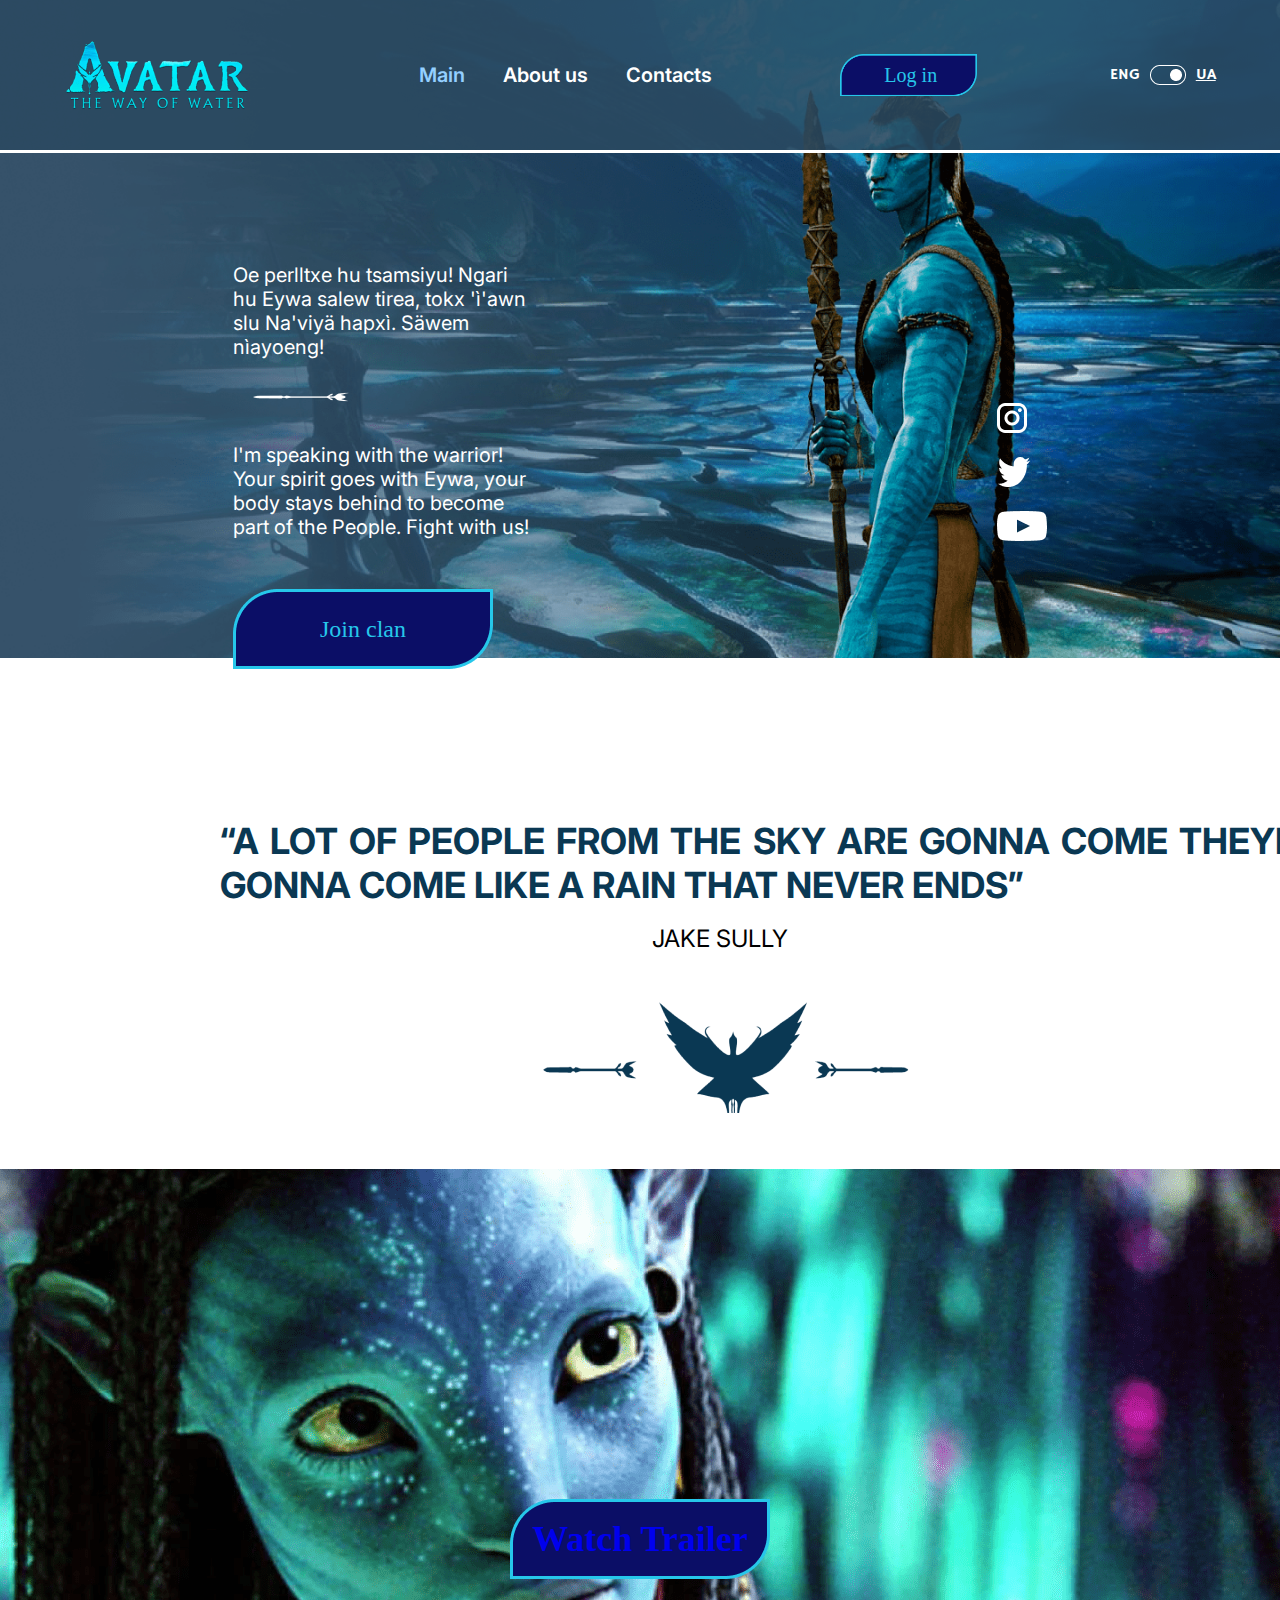
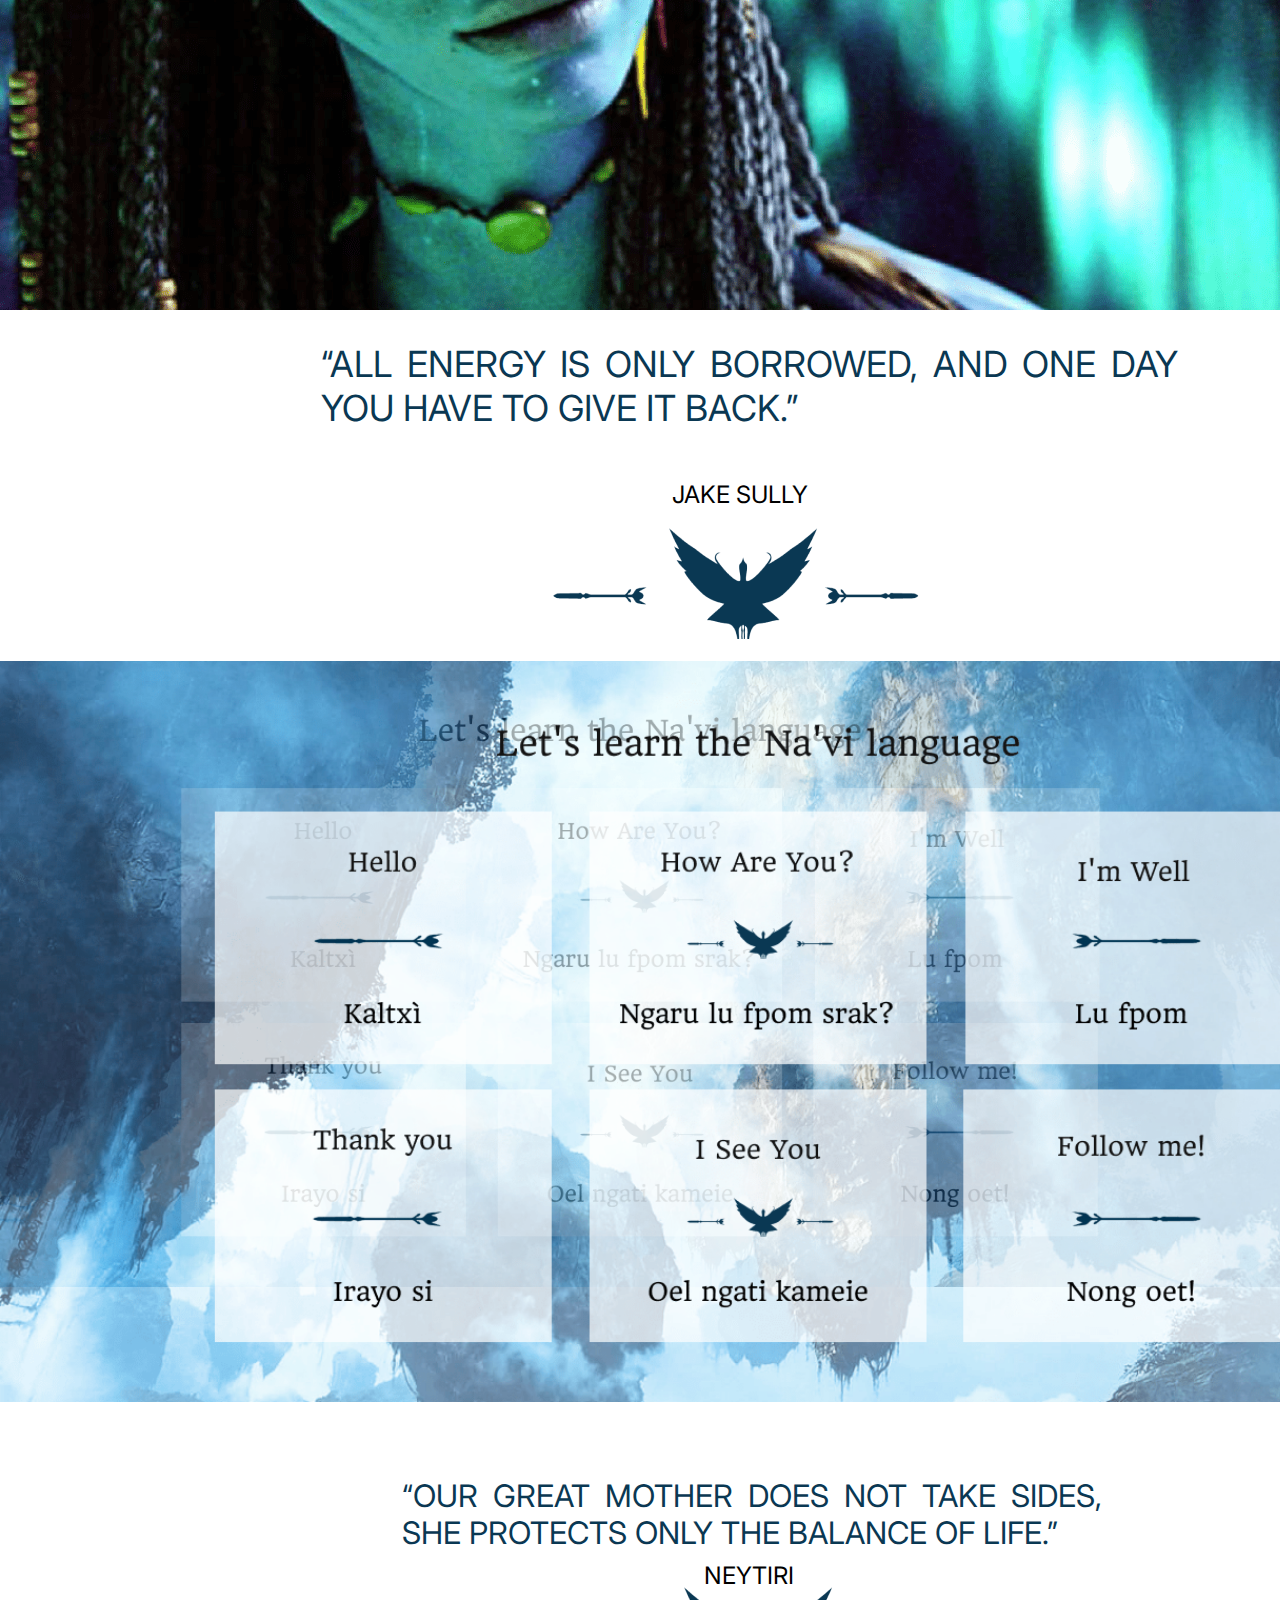
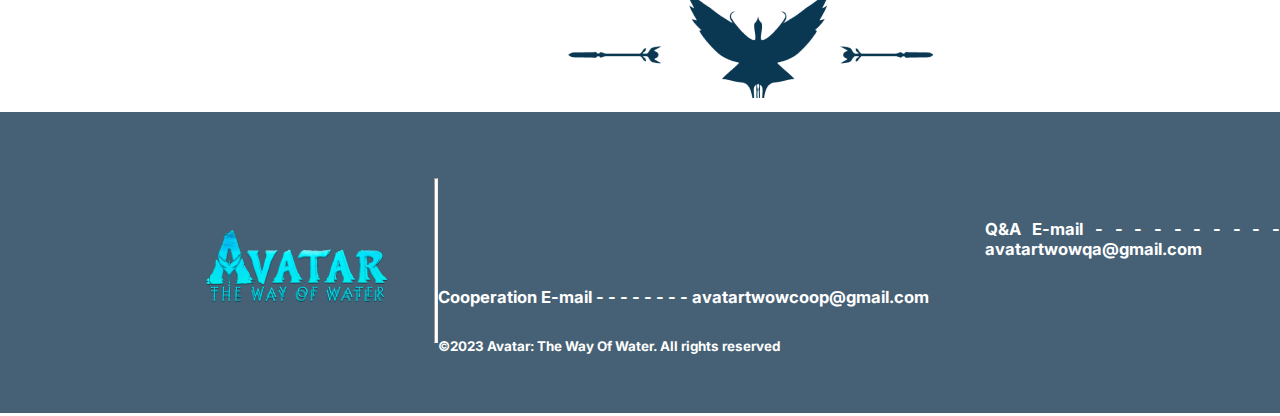
<file: index.html>
<!DOCTYPE html>
<html lang="en">
  <head>
    <meta charset="UTF-8" />
    <meta name="viewport" content="width=device-width, initial-scale=1.0" />
    <link rel="stylesheet" href="style.css" />
    <title>Avatar</title>
    <link rel="preconnect" href="https://fonts.googleapis.com" />
    <link rel="preconnect" href="https://fonts.gstatic.com" crossorigin />
    <link rel="stylesheet" href="indexuk.html" />
    <link
      href="https://fonts.googleapis.com/css2?family=Inter&display=swap"
      rel="stylesheet"
    />
    <link
      href="https://fonts.googleapis.com/css2?family=Hammersmith+One&display=swap"
      rel="stylesheet"
    />
  </head>
  <body>
    <header>
      <img src="src/images/logo-min.png" class="header-logo" />
      <ul class="header-menu">
        <li class="header-li" style="color: #94cfff">Main</li>
        <li class="header-li">About us</li>
        <li class="header-li">Contacts</li>
      </ul>
      <div class="login">Log in</div>
      <div class="switcher">
        <a class="switcher-link">ENG</a>
        <img class="switcher-image" src="src/images/switcher-min.png" />
        <a href="indexuk.html" class="switcher-link">UA</a>
      </div>
    </header>
    <main>
      <section class="section1">
        <div class="section1-text">
          <p class="section1-p">
            Oe perlltxe hu tsamsiyu! Ngari hu Eywa salew tirea, tokx 'ì'awn slu
            Na'viyä hapxì. Säwem nìayoeng!
          </p>
          <img src="src/images/white-arrow-min.png" class="section1-arrow" />
          <p class="section1-p">
            I'm speaking with the warrior! Your spirit goes with Eywa, your body
            stays behind to become part of the People. Fight with us!
          </p>
          <div class="section1-button">Join clan</div>
        </div>
        <div class="section1-images">
          <img
            src="src/images/inst-min.png"
            class="section1-social"
            style="width: 30px; height: 30px"
          />
          <img
            src="src/images/twitter-min.png"
            class="section1-social"
            style="width: 34px; height: 30px"
          />
          <img
            src="src/images/youtube-min.png"
            class="section1-social"
            style="width: 50px; height: 30px"
          />
        </div>
      </section>
      <section class="section2">
        <div class="section2-text">
          <h2 class="section2-h2">
            “A LOT OF PEOPLE FROM THE SKY ARE GONNA COME THEYRE GONNA COME LIKE
            A RAIN THAT NEVER ENDS”
          </h2>
        </div>
        <h5 class="section2-h5">JAKE SULLY</h5>
        <img src="src/images/bird-min.png" alt="" class="section2img" />
      </section>
      <section class="section3">
        <div class="login2">
          <a
            class="section3-text"
            href="https://youtu.be/5PSNL1qE6VY?si=oodjwaLb_HHwY-TR"
            ><h2>Watch Trailer</h2></a
          >
        </div>
      </section>
      <section class="section4">
        <div class="section4-text">
          <h2 class="section4-h2">
            “ALL ENERGY IS ONLY BORROWED, AND ONE DAY YOU HAVE TO GIVE IT BACK.”
          </h2>
          <h5 class="section4-h5">JAKE SULLY</h5>
        </div>
        <img src="src/images/bird-min.png" alt="" class="section4-img" />
      </section>
      <section class="section5">
        <img src="src/images/group-min.png" alt="" />
      </section>
      <section class="section6">
        <div class="section6-text">
          <h2 class="section6-h2">
            “OUR GREAT MOTHER DOES NOT TAKE SIDES, SHE PROTECTS ONLY THE BALANCE
            OF LIFE.”
          </h2>
          <h5 class="section6-h5">NEYTIRI</h5>
        </div>
        <img src="src/images/bird-min.png" alt="" class="section6-img" />
      </section>
    </main>
    <footer>
      <img class="footer-img" src="src/images/logo-min.png" alt="" />
      <hr />
      <div class="footer-text">
        <h5 class="footer-h5">
          Q&A E-mail - - - - - - - - - - avatartwowqa@gmail.com
        </h5>
        <h5 class="footer-h52">
          Cooperation E-mail - - - - - - - - avatartwowcoop@gmail.com
        </h5>
        <h6 class="footer-h6">
          ©2023 Avatar: The Way Of Water. All rights reserved
        </h6>
      </div>
    </footer>
  </body>
</html>
</file>
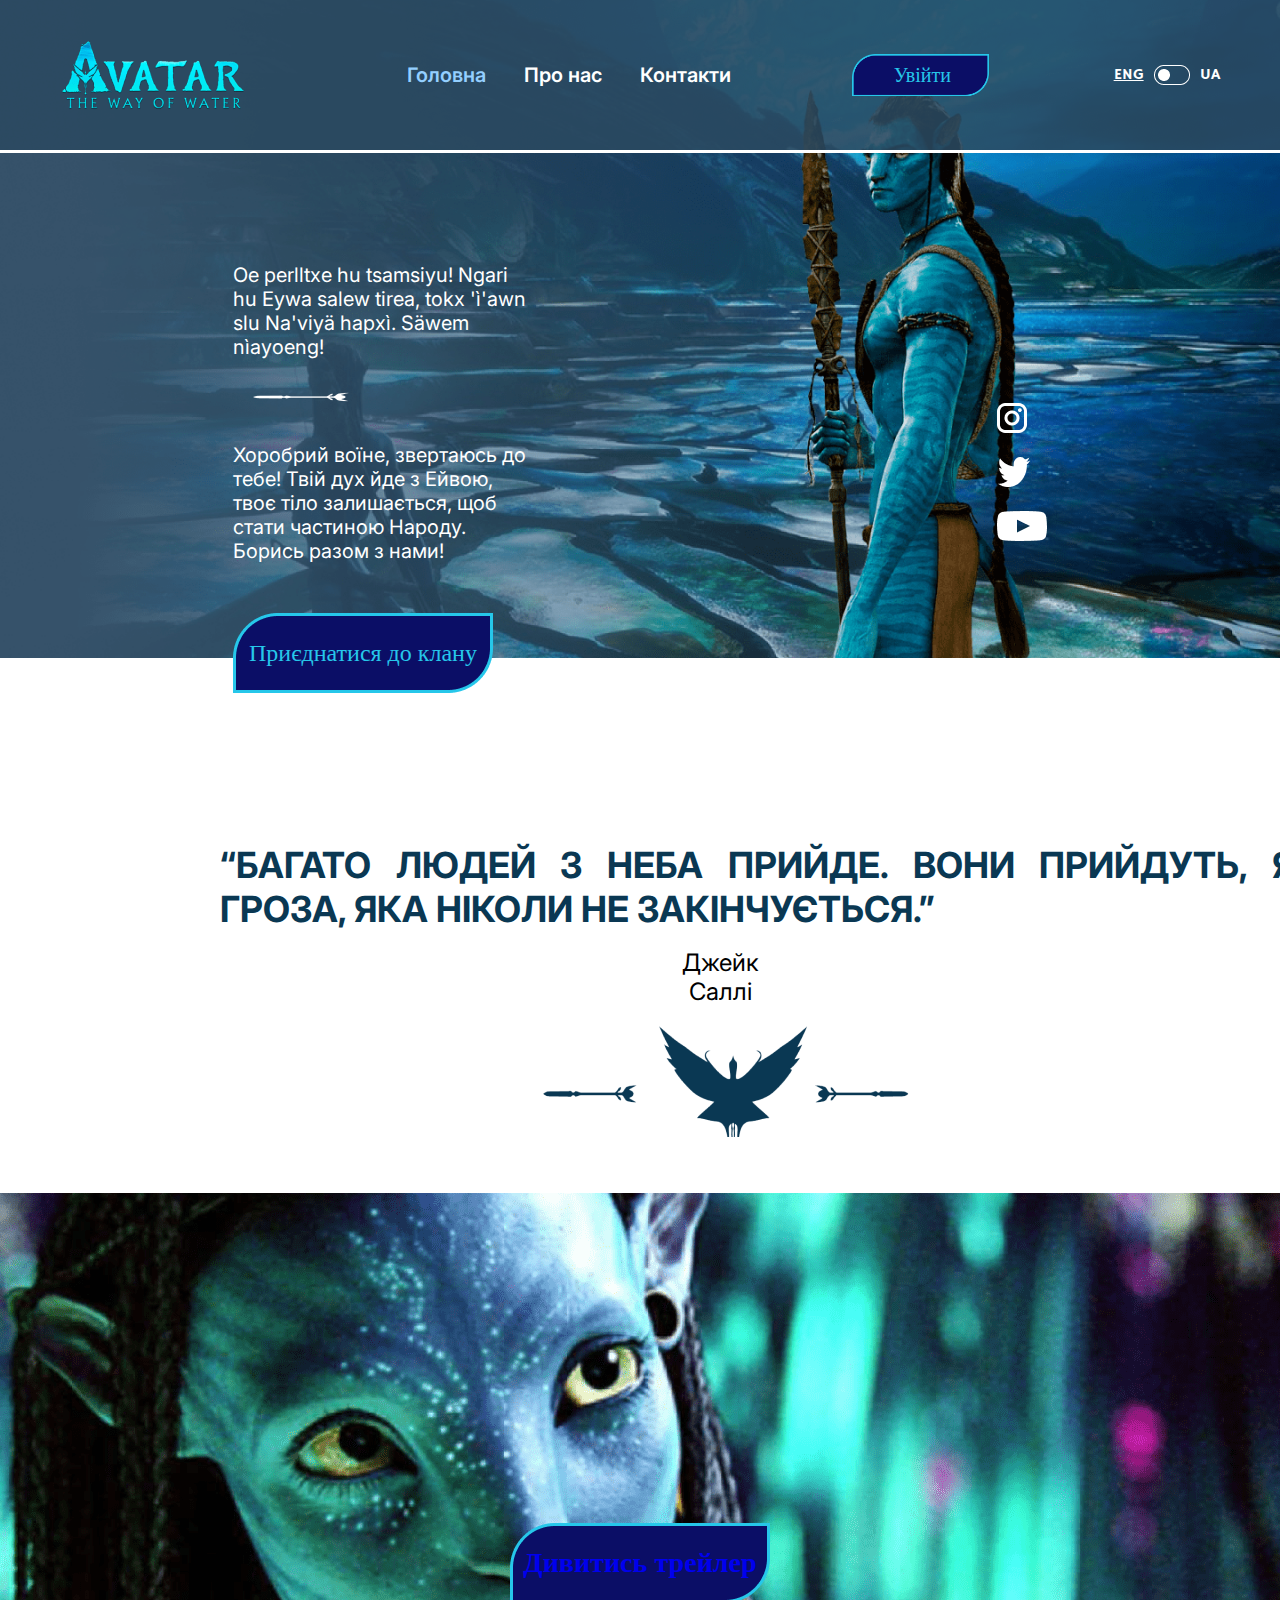
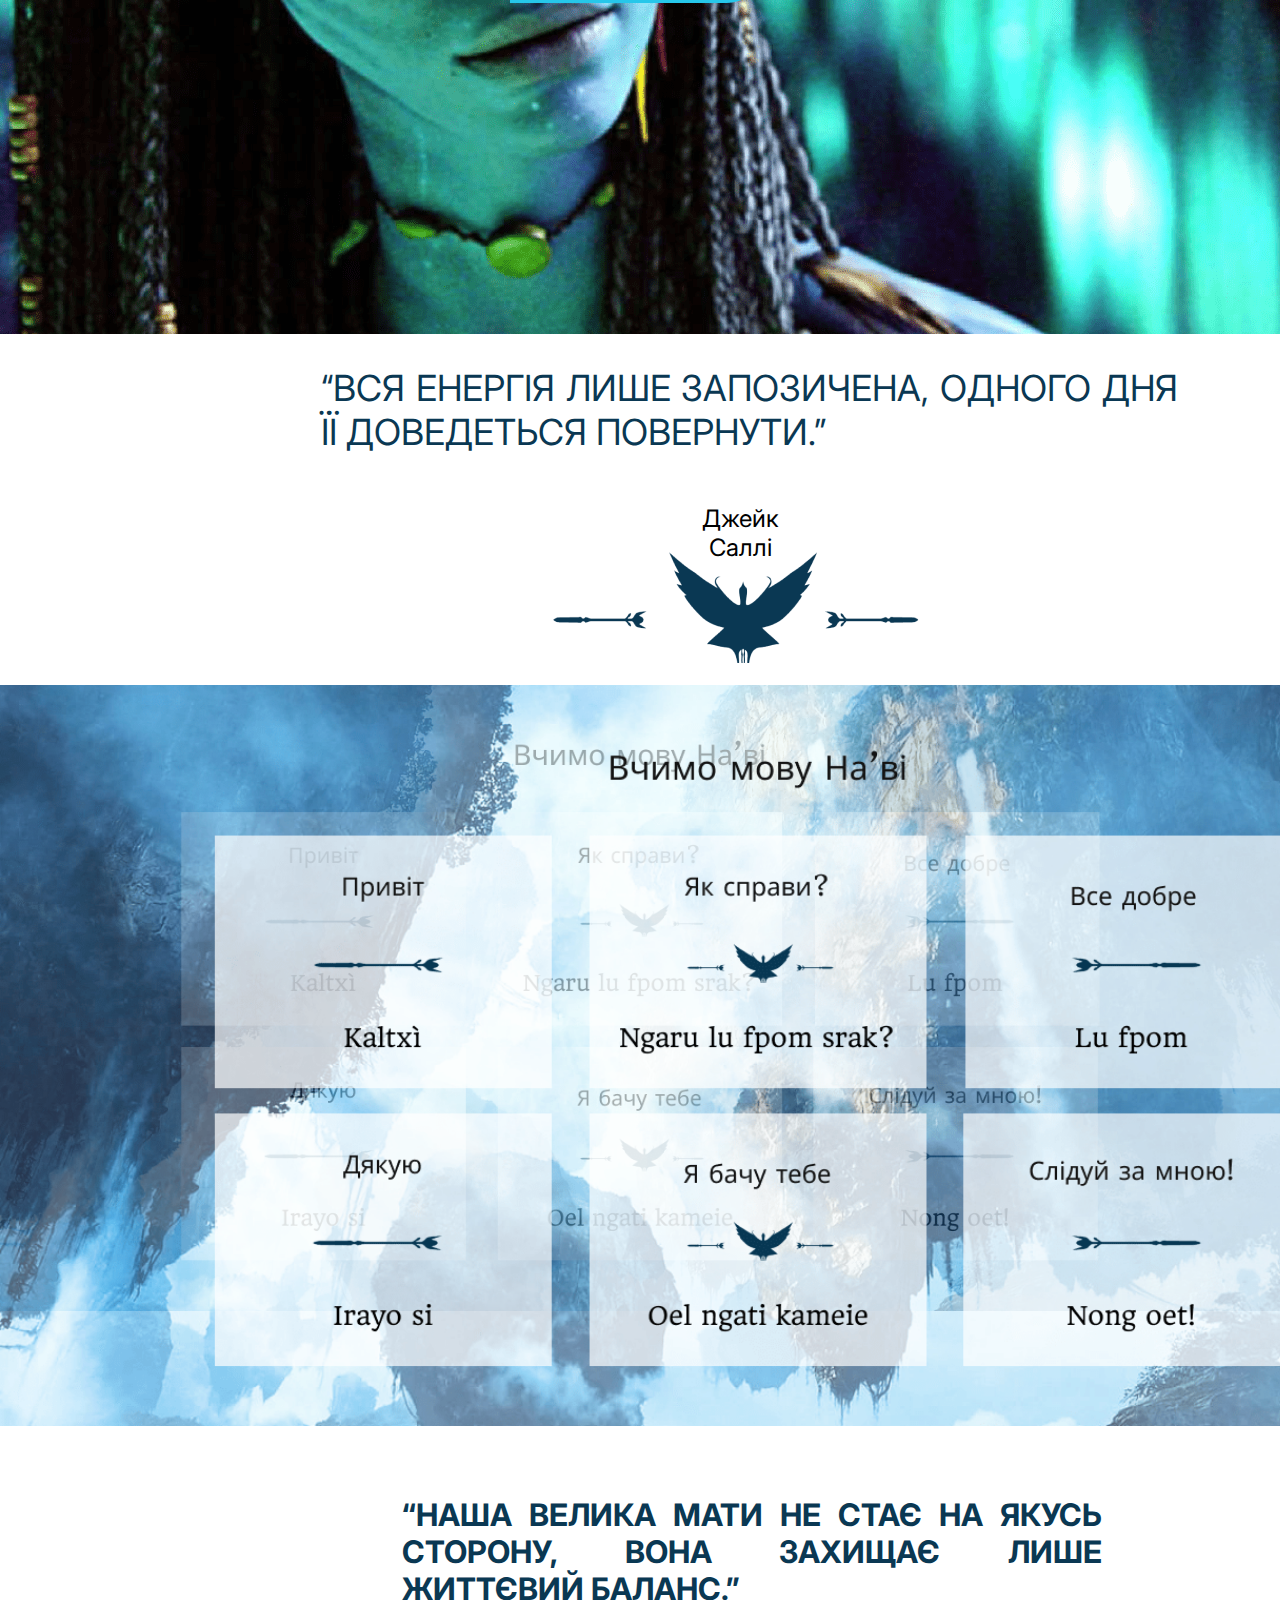
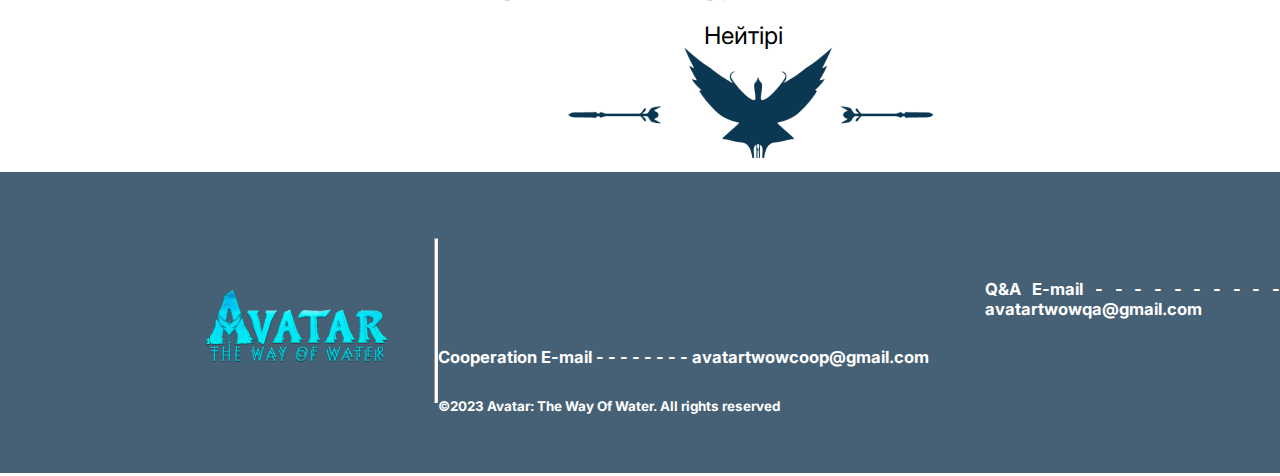
<file: indexuk.html>
<!DOCTYPE html>
<html lang="en">
  <head>
    <meta charset="UTF-8" />
    <meta name="viewport" content="width=device-width, initial-scale=1.0" />
    <link rel="stylesheet" href="styleuk.css" />
    <title>Avatar</title>
    <link rel="preconnect" href="https://fonts.googleapis.com" />
    <link rel="preconnect" href="https://fonts.gstatic.com" crossorigin />
    <link
      href="https://fonts.googleapis.com/css2?family=Inter&display=swap"
      rel="stylesheet"
    />
    <link
      href="https://fonts.googleapis.com/css2?family=Hammersmith+One&display=swap"
      rel="stylesheet"
    />
  </head>
  <body>
    <header>
      <img src="src/images/logo-min.png" class="header-logo" />
      <ul class="header-menu">
        <li class="header-li" style="color: #94cfff">Головна</li>
        <li class="header-li">Про нас</li>
        <li class="header-li">Контакти</li>
      </ul>
      <div class="login">Увійти</div>
      <div class="switcher">
        <a href="index.html" class="switcher-link">ENG</a>
        <img class="switcher-image" src="src/images/switcher2-min.png" />
        <a class="switcher-link">UA</a>
      </div>
    </header>
    <main>
      <section class="section1">
        <div class="section1-text">
          <p class="section1-p">
            Oe perlltxe hu tsamsiyu! Ngari hu Eywa salew tirea, tokx 'ì'awn slu
            Na'viyä hapxì. Säwem nìayoeng!
          </p>
          <img src="src/images/white-arrow-min.png" class="section1-arrow" />
          <p class="section1-p">
            Хоробрий воїне, звертаюсь до тебе! Твій дух йде з Ейвою, твоє тіло
            залишається, щоб стати частиною Народу. Борись разом з нами!
          </p>
          <div class="section1-button">Приєднатися до клану</div>
        </div>
        <div class="section1-images">
          <img
            src="src/images/inst-min.png"
            class="section1-social"
            style="width: 30px; height: 30px"
          />
          <img
            src="src/images/twitter-min.png"
            class="section1-social"
            style="width: 34px; height: 30px"
          />
          <img
            src="src/images/youtube-min.png"
            class="section1-social"
            style="width: 50px; height: 30px"
          />
        </div>
      </section>
      <section class="section2">
        <div class="section2-text">
          <h2 class="section2-h2">
            “БАГАТО ЛЮДЕЙ З НЕБА ПРИЙДЕ. ВОНИ ПРИЙДУТЬ, ЯК ГРОЗА, ЯКА НІКОЛИ НЕ
            ЗАКІНЧУЄТЬСЯ.”
          </h2>
        </div>
        <h5 class="section2-h5">Джейк Саллі</h5>
        <img src="src/images/bird-min.png" alt="" class="section2img" />
      </section>
      <section class="section3">
        <div class="login2">
          <a
            class="section3-text"
            href="https://youtu.be/5PSNL1qE6VY?si=oodjwaLb_HHwY-TR"
            ><h3>Дивитись трейлер</h3></a
          >
        </div>
      </section>
      <section class="section4">
        <div class="section4-text">
          <h2 class="section4-h2">
            “ВСЯ ЕНЕРГІЯ ЛИШЕ ЗАПОЗИЧЕНА, ОДНОГО ДНЯ ЇЇ ДОВЕДЕТЬСЯ ПОВЕРНУТИ.”
          </h2>
          <h5 class="section4-h5">Джейк Саллі</h5>
        </div>
        <img src="src/images/bird-min.png" alt="" class="section4-img" />
      </section>
      <section class="section5">
        <img src="src/images/group 40-min.png" alt="" />
      </section>
      <section class="section6">
        <div class="section6-text">
          <h2 class="section6-h2">
            “НАША ВЕЛИКА МАТИ НЕ СТАЄ НА ЯКУСЬ СТОРОНУ, ВОНА ЗАХИЩАЄ ЛИШЕ
            ЖИТТЄВИЙ БАЛАНС.”
          </h2>
          <h5 class="section6-h5">Нейтірі</h5>
        </div>
        <img src="src/images/bird-min.png" alt="" class="section6-img" />
      </section>
    </main>
    <footer>
      <img class="footer-img" src="src/images/logo-min.png" alt="" />
      <hr />
      <div class="footer-text">
        <h5 class="footer-h5">
          Q&A E-mail - - - - - - - - - - avatartwowqa@gmail.com
        </h5>
        <h5 class="footer-h52">
          Cooperation E-mail - - - - - - - - avatartwowcoop@gmail.com
        </h5>
        <h6 class="footer-h6">
          ©2023 Avatar: The Way Of Water. All rights reserved
        </h6>
      </div>
    </footer>
  </body>
</html>
</file>
<file: style.css>
body {
  margin: 0;
}

.header-li {
  color: #fff;
  font-family: Inter;
  font-size: 20px;
  font-style: normal;
  font-weight: 600;
  line-height: normal;
}

.login {
  color: #26c6ea;
  font-family: HeadlandOne;
  font-size: 20px;
  font-style: normal;
  font-weight: 400;
  line-height: normal;
  background-image: url(src/images/login-min.png);
  background-size: contain;
  background-repeat: no-repeat;
  width: 141px;
  height: 41.694px;
  display: flex;
  align-items: center;
  justify-content: center;
}

.switcher-link {
  color: #fff;
  font-family: Hammersmith One;
  font-size: 16px;
  font-style: normal;
  font-weight: 400;
  line-height: normal;
}

header {
  display: flex;
  width: 100%;
  align-items: center;
  justify-content: space-around;
  padding-top: 39px;
  padding-bottom: 39px;
  border-bottom: 3px solid #fff;
  background: rgba(43, 74, 97, 0.87);
}

body {
  background-image: url(src/images/background1-min.png);
  background-repeat: no-repeat;
  background-size: contain;
}

.header-logo {
  width: 186px;
  height: 72px;
}

.header-menu {
  display: flex;
  list-style: none;
  gap: 38px;
}

.switcher {
  display: flex;
  align-items: center;
  gap: 10px;
}

/* Ñòèë³ äëÿ ïåðøî¿ ñåêö³¿ */
.section1-p {
  color: #fff;
  font-family: Inter;
  font-size: 20px;
  font-style: normal;
  font-weight: 400;
  line-height: normal;
}

.section1-button {
  color: #26c7ea;
  font-family: HeadlandOne;
  font-size: 24px;
  font-style: normal;
  font-weight: 400;
  line-height: normal;
  background-image: url(src/images/login-min.png);
  background-size: contain;
  background-repeat: no-repeat;
  width: 260px;
  height: 80px;
  display: flex;
  align-items: center;
  justify-content: center;
  margin-top: 50px;
}

.section1 {
  display: flex;
  justify-content: space-around;
}

.section1-text {
  width: 298px;
  padding-top: 90px;
  padding-bottom: 120px;
}

.section1-images {
  display: flex;
  flex-direction: column;
  gap: 24px;
  margin-top: 250px;
}
.section2 {
  width: 1440px;
  height: 350px;
  flex-shrink: 0;
  background: #fff;
  justify-content: space-around;
}
.section2-text {
  color: #0a3853;
  text-align: justify;
  font-family: Inter;
  font-size: 26px;
  font-style: normal;
  font-weight: 200px;
  line-height: normal;
}

.section2-h2 {
  width: 1100px;
  height: 44px;
  padding: top 225px;
  padding: left 160px;
  padding-right: 170px;
  margin-left: 220px;
  color: #0a3853;
  text-align: justify;
  font-family: Inter;
  font-size: 36px;
  font-style: normal;
  font-weight: 400px;
  line-height: normal;
  padding-bottom: 21px;
}

.section2-h5 {
  width: 142px;
  height: 29px;
  padding: top 16px;
  padding-left: 649px;
  color: #000;
  text-align: center;
  font-family: Inter;
  font-size: 24px;
  font-style: normal;
  font-weight: 400;
  line-height: normal;
}

.section2img {
  display: flex;
  flex-direction: column;
  margin-top: 8px;
  margin-left: 520px;
}

.section3 {
  width: 100%;
  height: 741px;
  display: flex;
  background-image: url(src/images/background2-min.png);
  background-repeat: no-repeat;
  align-items: center;
  justify-content: center;
}
.section3-text {
  text-decoration: none;
}

.section4 {
  width: 100px;
  height: 350px;
  flex-shrink: 0;
  background: #fff;
  padding-top: 1px;
}
.section4-img {
  display: flex;
  flex-direction: column;
  margin-top: -30px;
  margin-left: 530px;
  background: url(src/images/bird-min.png),
    lightgray -165.746px 331.63px / 187.845% -415.761% no-repeat;
}
.section4-h5 {
  width: 142px;
  height: 29px;
  margin-top: 1px;
  padding-left: 669px;
  color: #000;
  text-align: center;
  font-family: Inter;
  font-size: 24px;
  font-style: normal;
  font-weight: 400;
  line-height: normal;
}
.section4-text {
  color: #0a3853;
  text-align: justify;
  font-family: Inter;
  font-size: 36px;
  font-style: normal;
  font-weight: 400;
  line-height: normal;
}
.section4-h2 {
  width: 857px;
  height: 44px;
  color: #0a3853;
  text-align: justify;
  font-family: Inter;
  font-size: 36px;
  font-style: normal;
  font-weight: 400;
  line-height: normal;
  padding-left: 292px;
  padding-top: 1px;
  padding-bottom: 64px;
  margin-left: 29px;
}
.section5 {
  width: 100%;
  height: 741px;
  flex-shrink: 0;
  background-image: url(src/images/group-min.png);
  background-size: contain;
  background-repeat: no-repeat;
  display: flex;
  background-repeat: no-repeat;
  background-size: contain;
}

.section6-img {
  width: 400px;
  height: 120px;
  flex-shrink: 0;
  background: url(src/images/bird-min.png),
    lightgray -165.746px 331.63px / 187.845% -415.761% no-repeat;
  padding-left: 520px;
  margin-left: 25px;
  margin-top: -1000px;
  padding-bottom: 10px;
}
.section6-h5 {
  height: 93px;
  width: 29px;
  margin-left: 704px;
  color: #000;
  text-align: justify;
  font-family: Inter;
  font-size: 24px;
  font-style: normal;
  font-weight: 400;
  line-height: normal;
}
.section6-h2 {
  width: 700px;
  height: 44px;
  padding: top 75px;
  padding-left: 402px;
  margin-top: 75px;
  color: #0a3853;
  text-align: justify;
  font-family: Inter;
  font-size: 31px;
  font-style: normal;
  font-weight: 400;
  line-height: normal;
}
footer {
  display: flex;
  width: 100%;
  height: 223px;
  align-items: center;
  justify-content: space-around;
  padding-top: 39px;
  padding-bottom: 39px;
  border-bottom: 3px solid #fff;
  background: rgba(43, 74, 97, 0.87);
}
hr {
  width: 2px;
  height: 163px;
  background: #fff;
  rotate: -90;
  margin-left: 47px;
  margin-top: 3px;
}
.footer-text {
  color: #fff;
  text-align: justify;
  font-family: Inter;
  font-size: 20px;
  font-style: normal;
  font-weight: 400;
  line-height: normal;
}
.footer-img {
  font-size: 200px;
  font-weight: 400px;
  width: 183px;
  height: 76px;
  bottom: 50px;
  background-repeat: no-repeat;
  background: url(src/images/logo-min.png);
  background-repeat: no-repeat;
  margin-left: 204px;
  margin-top: 7px;
}
.footer-h5 {
  margin-top: 80px;
  margin-left: 547px;
}

.login2 {
  color: #26c7ea;
  font-family: HeadlandOne;
  font-size: 24px;
  font-style: normal;
  font-weight: 400;
  line-height: normal;
  background-image: url(src/images/login-min.png);
  background-size: contain;
  background-repeat: no-repeat;
  width: 260px;
  height: 80px;
  display: flex;
  align-items: center;
  justify-content: center;
}
</file>
<file: styleuk.css>
body {
  margin: 0;
}

.header-li {
  color: #fff;
  font-family: Inter;
  font-size: 20px;
  font-style: normal;
  font-weight: 600;
  line-height: normal;
}

.login {
  color: #26c6ea;
  font-family: HeadlandOne;
  font-size: 20px;
  font-style: normal;
  font-weight: 400;
  line-height: normal;
  background-image: url(src/images/login-min.png);
  background-size: contain;
  background-repeat: no-repeat;
  width: 141px;
  height: 41.694px;
  display: flex;
  align-items: center;
  justify-content: center;
}

.switcher-link {
  color: #fff;
  font-family: Hammersmith One;
  font-size: 16px;
  font-style: normal;
  font-weight: 400;
  line-height: normal;
}

header {
  display: flex;
  width: 100%;
  align-items: center;
  justify-content: space-around;
  padding-top: 39px;
  padding-bottom: 39px;
  border-bottom: 3px solid #fff;
  background: rgba(43, 74, 97, 0.87);
}

body {
  background-image: url(src/images/background1-min.png);
  background-repeat: no-repeat;
  background-size: contain;
}

.header-logo {
  width: 186px;
  height: 72px;
}

.header-menu {
  display: flex;
  list-style: none;
  gap: 38px;
}

.switcher {
  display: flex;
  align-items: center;
  gap: 10px;
}

/* Ñòèë³ äëÿ ïåðøî¿ ñåêö³¿ */
.section1-p {
  color: #fff;
  font-family: Inter;
  font-size: 20px;
  font-style: normal;
  font-weight: 400;
  line-height: normal;
}

.section1-button {
  color: #26c7ea;
  font-family: HeadlandOne;
  font-size: 24px;
  font-style: normal;
  font-weight: 400;
  line-height: normal;
  background-image: url(src/images/login-min.png);
  background-size: contain;
  background-repeat: no-repeat;
  width: 260px;
  height: 80px;
  display: flex;
  align-items: center;
  justify-content: center;
  margin-top: 50px;
}

.section1 {
  display: flex;
  justify-content: space-around;
}

.section1-text {
  width: 298px;
  padding-top: 90px;
  padding-bottom: 120px;
}

.section1-images {
  display: flex;
  flex-direction: column;
  gap: 24px;
  margin-top: 250px;
}
.section2 {
  width: 1440px;
  height: 350px;
  flex-shrink: 0;
  background: #fff;
  justify-content: space-around;
}
.section2-text {
  color: #0a3853;
  text-align: justify;
  font-family: Inter;
  font-size: 26px;
  font-style: normal;
  font-weight: 200px;
  line-height: normal;
}

.section2-h2 {
  width: 1100px;
  height: 44px;
  padding: top 225px;
  padding: left 160px;
  padding-right: 170px;
  margin-left: 220px;
  color: #0a3853;
  text-align: justify;
  font-family: Inter;
  font-size: 36px;
  font-style: normal;
  font-weight: 400px;
  line-height: normal;
  padding-bottom: 21px;
}

.section2-h5 {
  width: 142px;
  height: 29px;
  padding: top 16px;
  padding-left: 649px;
  color: #000;
  text-align: center;
  font-family: Inter;
  font-size: 24px;
  font-style: normal;
  font-weight: 400;
  line-height: normal;
}

.section2img {
  display: flex;
  flex-direction: column;
  margin-top: 8px;
  margin-left: 520px;
}

.section3 {
  width: 100%;
  height: 741px;
  display: flex;
  background-image: url(src/images/background2-min.png);
  background-repeat: no-repeat;
  align-items: center;
  justify-content: center;
}
.section3-text {
  text-decoration: none;
}
.section4 {
  width: 1442px;
  height: 350px;
  flex-shrink: 0;
  background: #fff;
  padding-top: 1px;
}
.section4-img {
  display: flex;
  flex-direction: column;
  margin-top: -30px;
  margin-left: 530px;
  background: url(src/images/bird-min.png),
    lightgray -165.746px 331.63px / 187.845% -415.761% no-repeat;
}
.section4-h5 {
  width: 142px;
  height: 29px;
  margin-top: 1px;
  padding-left: 669px;
  color: #000;
  text-align: center;
  font-family: Inter;
  font-size: 24px;
  font-style: normal;
  font-weight: 400;
  line-height: normal;
}
.section4-text {
  color: #0a3853;
  text-align: justify;
  font-family: Inter;
  font-size: 36px;
  font-style: normal;
  font-weight: 400;
  line-height: normal;
}
.section4-h2 {
  width: 857px;
  height: 44px;
  color: #0a3853;
  text-align: justify;
  font-family: Inter;
  font-size: 36px;
  font-style: normal;
  font-weight: 400;
  line-height: normal;
  padding-left: 292px;
  padding-top: 1px;
  padding-bottom: 64px;
  margin-left: 29px;
}
.section5 {
  width: 100%;
  height: 741px;
  flex-shrink: 0;
  background-image: url(src/images/group\ 40-min.png);
  background-size: contain;
  background-repeat: no-repeat;
  display: flex;
  background-repeat: no-repeat;
  background-size: contain;
}

.section6-img {
  width: 400px;
  height: 120px;
  flex-shrink: 0;
  background: url(src/images/bird-min.png),
    lightgray -165.746px 331.63px / 187.845% -415.761% no-repeat;
  padding-left: 520px;
  margin-left: 25px;
  margin-top: -1000px;
  padding-bottom: 10px;
}
.section6-h5 {
  height: 93px;
  width: 29px;
  margin-left: 704px;
  color: #000;
  text-align: justify;
  font-family: Inter;
  font-size: 24px;
  font-style: normal;
  font-weight: 400;
  line-height: normal;
}
.section6-h2 {
  width: 700px;
  height: 85px;
  padding: top 75px;
  padding-left: 402px;
  margin-top: 70px;
  color: #0a3853;
  text-align: justify;
  font-family: Inter;
  font-size: 31px;
  font-style: normal;
  font-weight: 4200;
  line-height: normal;
}
footer {
  display: flex;
  width: 100%;
  height: 223px;
  align-items: center;
  justify-content: space-around;
  padding-top: 39px;
  padding-bottom: 39px;
  border-bottom: 3px solid #fff;
  background: rgba(43, 74, 97, 0.87);
}
hr {
  width: 2px;
  height: 163px;
  background: #fff;
  rotate: -90;
  margin-left: 47px;
  margin-top: 3px;
}
.footer-text {
  color: #fff;
  text-align: justify;
  font-family: Inter;
  font-size: 20px;
  font-style: normal;
  font-weight: 400;
  line-height: normal;
}
.footer-img {
  font-size: 200px;
  font-weight: 400px;
  width: 183px;
  height: 76px;
  bottom: 50px;
  background-repeat: no-repeat;
  background: url(src/images/logo-min.png);
  background-repeat: no-repeat;
  margin-left: 204px;
  margin-top: 7px;
}
.footer-h5 {
  margin-top: 80px;
  margin-left: 547px;
}

.login2 {
  color: #26c7ea;
  font-family: HeadlandOne;
  font-size: 24px;
  font-style: normal;
  font-weight: 400;
  line-height: normal;
  background-image: url(src/images/login-min.png);
  background-size: contain;
  background-repeat: no-repeat;
  width: 260px;
  height: 80px;
  display: flex;
  align-items: center;
  justify-content: center;
}
</file>
